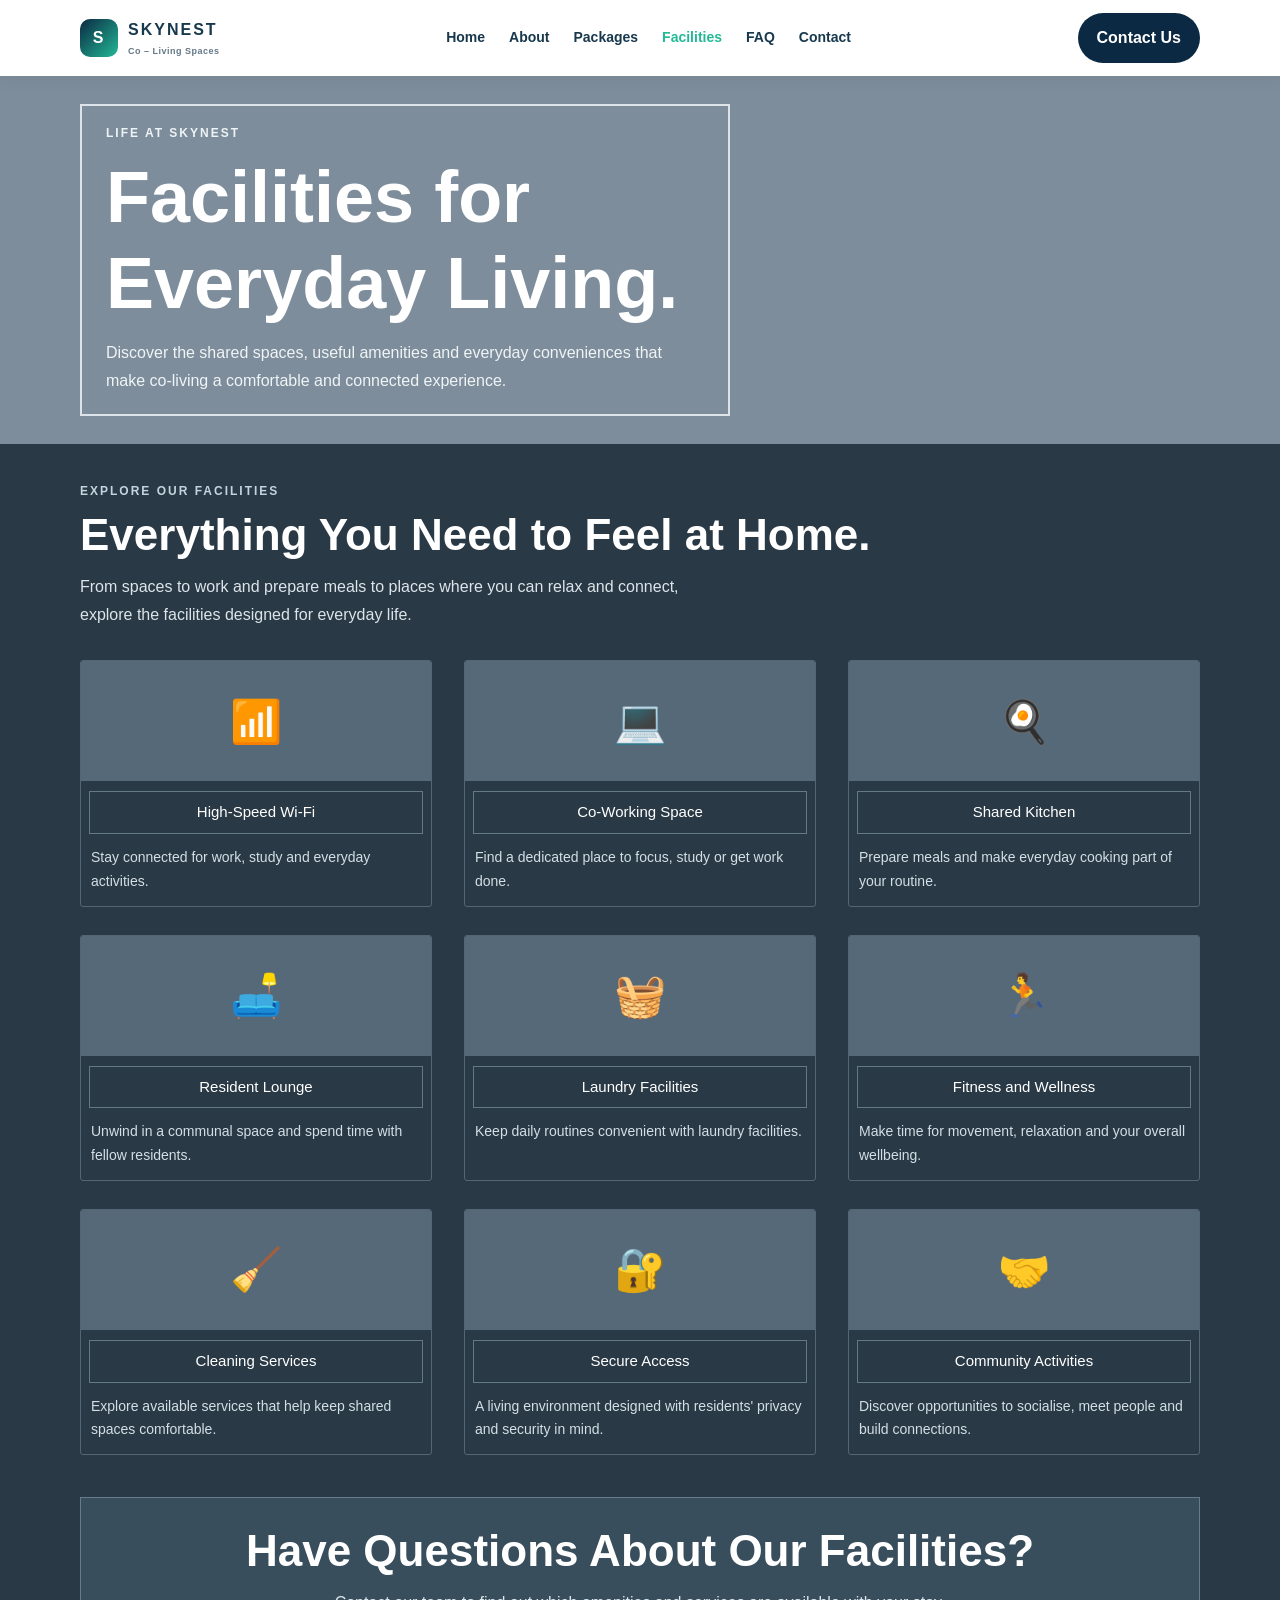
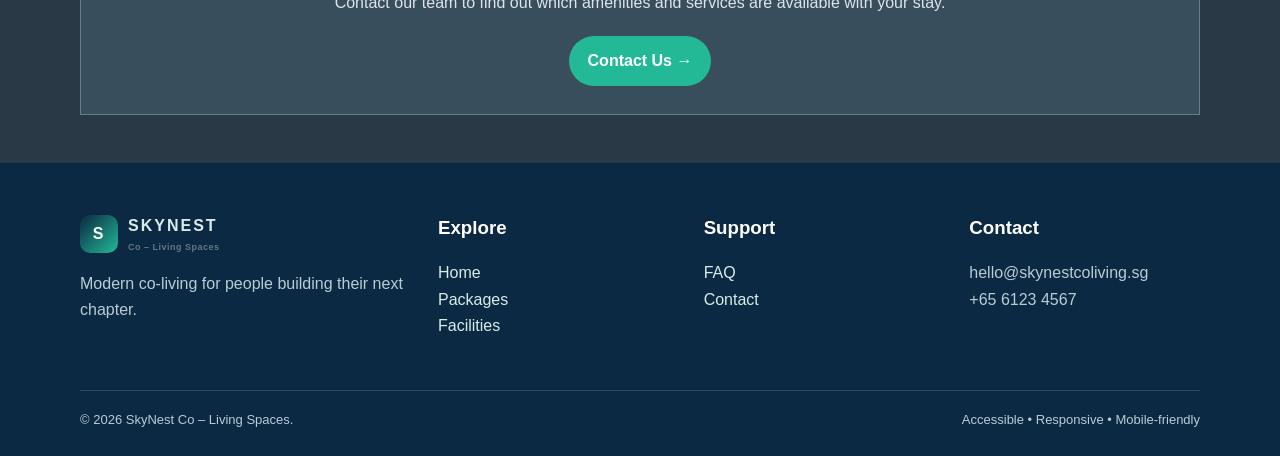
<file: facilities.html>
<!doctype html>
<html lang="en">

<head>
    <meta charset="utf-8">
    <meta name="viewport" content="width=device-width, initial-scale=1">
    <title>Facilities | SkyNest Co – Living Spaces</title>
    <link rel="stylesheet" href="style.css">

    <style>
        /* Facilities introduction banner */
        .facilities-hero {
            background: #7d8d9b;
            padding: 28px 0;
        }

        .facilities-hero-inner {
            display: grid;
            grid-template-columns: 58% 42%;
            align-items: center;
            min-height: 125px;
        }

        .facilities-hero-copy {
            padding: 18px 24px;
            border: 2px solid #dce4e9;
            color: #ffffff;
        }

            .facilities-hero-copy .eyebrow {
                color: #edf3f6;
                margin-bottom: 10px;
            }

            .facilities-hero-copy h1 {
                margin: 0 0 12px;
                line-height: 1.2;
            }

            .facilities-hero-copy p {
                margin: 0;
                line-height: 1.8;
                color: #f0f4f6;
            }

        .facilities-hero-space {
            min-height: 125px;
        }

        /* Main facilities section */
        .facilities-section {
            padding: 38px 0 48px;
            background: #293945;
            color: #ffffff;
        }

        .facilities-heading {
            margin-bottom: 30px;
        }

            .facilities-heading .eyebrow {
                color: #c5d5df;
            }

            .facilities-heading h2 {
                margin: 8px 0 12px;
                color: #ffffff;
            }

            .facilities-heading p {
                max-width: 650px;
                margin: 0;
                line-height: 1.8;
                color: #dce5ea;
            }

        /* Three-column facility grid */
        .facilities-grid {
            display: grid;
            grid-template-columns: repeat(3, minmax(0, 1fr));
            column-gap: 32px;
            row-gap: 28px;
        }

        .facility-card {
            display: flex;
            flex-direction: column;
            overflow: hidden;
            min-width: 0;
            padding: 0;
            background: #293945;
            border: 1px solid #526675;
            border-radius: 3px;
            transition: transform 0.2s ease, border-color 0.2s ease;
        }

            .facility-card:hover {
                transform: translateY(-3px);
                border-color: #a9bfce;
            }

        .facility-visual {
            display: flex;
            justify-content: center;
            align-items: center;
            min-height: 120px;
            background: #566979;
            color: #eef4f7;
            font-size: 42px;
        }

        .facility-content {
            padding: 10px 8px;
        }

            .facility-content h3 {
                margin: 0;
                padding: 8px 6px;
                border: 1px solid #637987;
                color: #ffffff;
                font-size: 15px;
                font-weight: 500;
                text-align: center;
            }

            .facility-content p {
                margin: 12px 2px 2px;
                color: #d3dfe6;
                font-size: 14px;
                line-height: 1.7;
            }

        /* Footer call to action */
        .facilities-cta {
            margin-top: 42px;
            padding: 28px 20px;
            border: 1px solid #667c8b;
            background: #394e5d;
            text-align: center;
        }

            .facilities-cta h2 {
                margin: 0 0 12px;
                color: #ffffff;
            }

            .facilities-cta p {
                max-width: 650px;
                margin: 0 auto 20px;
                line-height: 1.7;
                color: #dce5ea;
            }

        /* Tablet layout */
        @media (max-width: 850px) {
            .facilities-grid {
                column-gap: 20px;
                row-gap: 22px;
            }

            .facility-visual {
                min-height: 105px;
            }

            .facilities-hero-inner {
                grid-template-columns: 70% 30%;
            }
        }

        /* Mobile layout */
        @media (max-width: 600px) {
            .facilities-hero {
                padding: 20px 0;
            }

            .facilities-hero-inner {
                grid-template-columns: 1fr;
            }

            .facilities-hero-copy {
                padding: 18px;
            }

            .facilities-hero-space {
                display: none;
            }

            .facilities-section {
                padding: 30px 0;
            }

            .facilities-grid {
                grid-template-columns: repeat(2, minmax(0, 1fr));
                gap: 16px;
            }

            .facility-visual {
                min-height: 100px;
                font-size: 34px;
            }

            .facility-content {
                padding: 8px;
            }

                .facility-content h3 {
                    font-size: 13px;
                }

                .facility-content p {
                    font-size: 13px;
                }

            .facilities-cta {
                margin-top: 28px;
                padding: 24px 16px;
            }
        }

        @media (max-width: 380px) {
            .facilities-grid {
                grid-template-columns: 1fr;
            }

            .facility-visual {
                min-height: 125px;
            }

            .facility-content h3 {
                font-size: 15px;
            }
        }
    </style>
</head>

<body>

    <!-- Header and navigation -->
    <header class="header">
        <div class="container nav">

            <a class="brand" href="index.html">
                <span class="brand-mark">S</span>
                <span>SKYNEST<small>Co – Living Spaces</small></span>
            </a>

            <button class="menu"
                    aria-label="Open menu"
                    aria-expanded="false">
                ☰
            </button>

            <nav class="nav-links">
                <a href="index.html">Home</a>
                <a href="about.html">About</a>
                <a href="packages.html">Packages</a>
                <a class="active" href="facilities.html">Facilities</a>
                <a href="faq.html">FAQ</a>
                <a href="contact.html">Contact</a>
            </nav>

            <a class="btn btn-dark" href="contact.html">
                Contact Us
            </a>

        </div>
    </header>

    <main>

        <!-- Facilities introduction -->
        <section class="facilities-hero">
            <div class="container facilities-hero-inner">

                <div class="facilities-hero-copy">

                    <div class="eyebrow">Life at SkyNest</div>

                    <h1>Facilities for Everyday Living.</h1>

                    <p>
                        Discover the shared spaces, useful amenities and
                        everyday conveniences that make co-living a
                        comfortable and connected experience.
                    </p>

                </div>

                <div class="facilities-hero-space"
                     aria-hidden="true">
                </div>

            </div>
        </section>

        <!-- Facilities cards -->
        <section class="facilities-section">
            <div class="container">

                <div class="facilities-heading">

                    <div class="eyebrow">Explore Our Facilities</div>

                    <h2>Everything You Need to Feel at Home.</h2>

                    <p>
                        From spaces to work and prepare meals to places
                        where you can relax and connect, explore the
                        facilities designed for everyday life.
                    </p>

                </div>

                <div class="facilities-grid">

                    <!-- Facility 1 -->
                    <article class="facility-card">

                        <div class="facility-visual"
                             role="img"
                             aria-label="Wi-Fi">
                            📶
                        </div>

                        <div class="facility-content">
                            <h3>High-Speed Wi-Fi</h3>

                            <p>
                                Stay connected for work, study and
                                everyday activities.
                            </p>
                        </div>

                    </article>

                    <!-- Facility 2 -->
                    <article class="facility-card">

                        <div class="facility-visual"
                             role="img"
                             aria-label="Workspace">
                            💻
                        </div>

                        <div class="facility-content">
                            <h3>Co-Working Space</h3>

                            <p>
                                Find a dedicated place to focus,
                                study or get work done.
                            </p>
                        </div>

                    </article>

                    <!-- Facility 3 -->
                    <article class="facility-card">

                        <div class="facility-visual"
                             role="img"
                             aria-label="Kitchen">
                            🍳
                        </div>

                        <div class="facility-content">
                            <h3>Shared Kitchen</h3>

                            <p>
                                Prepare meals and make everyday cooking
                                part of your routine.
                            </p>
                        </div>

                    </article>

                    <!-- Facility 4 -->
                    <article class="facility-card">

                        <div class="facility-visual"
                             role="img"
                             aria-label="Lounge">
                            🛋️
                        </div>

                        <div class="facility-content">
                            <h3>Resident Lounge</h3>

                            <p>
                                Unwind in a communal space and spend
                                time with fellow residents.
                            </p>
                        </div>

                    </article>

                    <!-- Facility 5 -->
                    <article class="facility-card">

                        <div class="facility-visual"
                             role="img"
                             aria-label="Laundry">
                            🧺
                        </div>

                        <div class="facility-content">
                            <h3>Laundry Facilities</h3>

                            <p>
                                Keep daily routines convenient with
                                laundry facilities.
                            </p>
                        </div>

                    </article>

                    <!-- Facility 6 -->
                    <article class="facility-card">

                        <div class="facility-visual"
                             role="img"
                             aria-label="Fitness">
                            🏃
                        </div>

                        <div class="facility-content">
                            <h3>Fitness and Wellness</h3>

                            <p>
                                Make time for movement, relaxation
                                and your overall wellbeing.
                            </p>
                        </div>

                    </article>

                    <!-- Facility 7 -->
                    <article class="facility-card">

                        <div class="facility-visual"
                             role="img"
                             aria-label="Cleaning">
                            🧹
                        </div>

                        <div class="facility-content">
                            <h3>Cleaning Services</h3>

                            <p>
                                Explore available services that help
                                keep shared spaces comfortable.
                            </p>
                        </div>

                    </article>

                    <!-- Facility 8 -->
                    <article class="facility-card">

                        <div class="facility-visual"
                             role="img"
                             aria-label="Secure access">
                            🔐
                        </div>

                        <div class="facility-content">
                            <h3>Secure Access</h3>

                            <p>
                                A living environment designed with
                                residents' privacy and security in mind.
                            </p>
                        </div>

                    </article>

                    <!-- Facility 9 -->
                    <article class="facility-card">

                        <div class="facility-visual"
                             role="img"
                             aria-label="Community">
                            🤝
                        </div>

                        <div class="facility-content">
                            <h3>Community Activities</h3>

                            <p>
                                Discover opportunities to socialise,
                                meet people and build connections.
                            </p>
                        </div>

                    </article>

                </div>

                <!-- Contact call to action -->
                <div class="facilities-cta">

                    <h2>Have Questions About Our Facilities?</h2>

                    <p>
                        Contact our team to find out which amenities
                        and services are available with your stay.
                    </p>

                    <a class="btn btn-primary" href="contact.html">
                        Contact Us →
                    </a>

                </div>

            </div>
        </section>

    </main>

    <!-- Footer -->
    <footer class="footer">
        <div class="container">

            <div class="footer-grid">

                <div>
                    <a class="brand" href="index.html">
                        <span class="brand-mark">S</span>
                        <span>SKYNEST<small>Co – Living Spaces</small></span>
                    </a>

                    <p>
                        Modern co-living for people building
                        their next chapter.
                    </p>
                </div>

                <div>
                    <h3>Explore</h3>

                    <p>
                        <a href="index.html">Home</a><br>
                        <a href="packages.html">Packages</a><br>
                        <a href="facilities.html">Facilities</a>
                    </p>
                </div>

                <div>
                    <h3>Support</h3>

                    <p>
                        <a href="faq.html">FAQ</a><br>
                        <a href="contact.html">Contact</a>
                    </p>
                </div>

                <div>
                    <h3>Contact</h3>

                    <p>
                        hello@skynestcoliving.sg<br>
                        +65 6123 4567
                    </p>
                </div>

            </div>

            <div class="footer-bottom">

                <span>
                    © <span data-year></span> SkyNest Co – Living Spaces.
                </span>

                <span>
                    Accessible • Responsive • Mobile-friendly
                </span>

            </div>

        </div>
    </footer>

    <script src="script.js"></script>

</body>
</html>
</file>
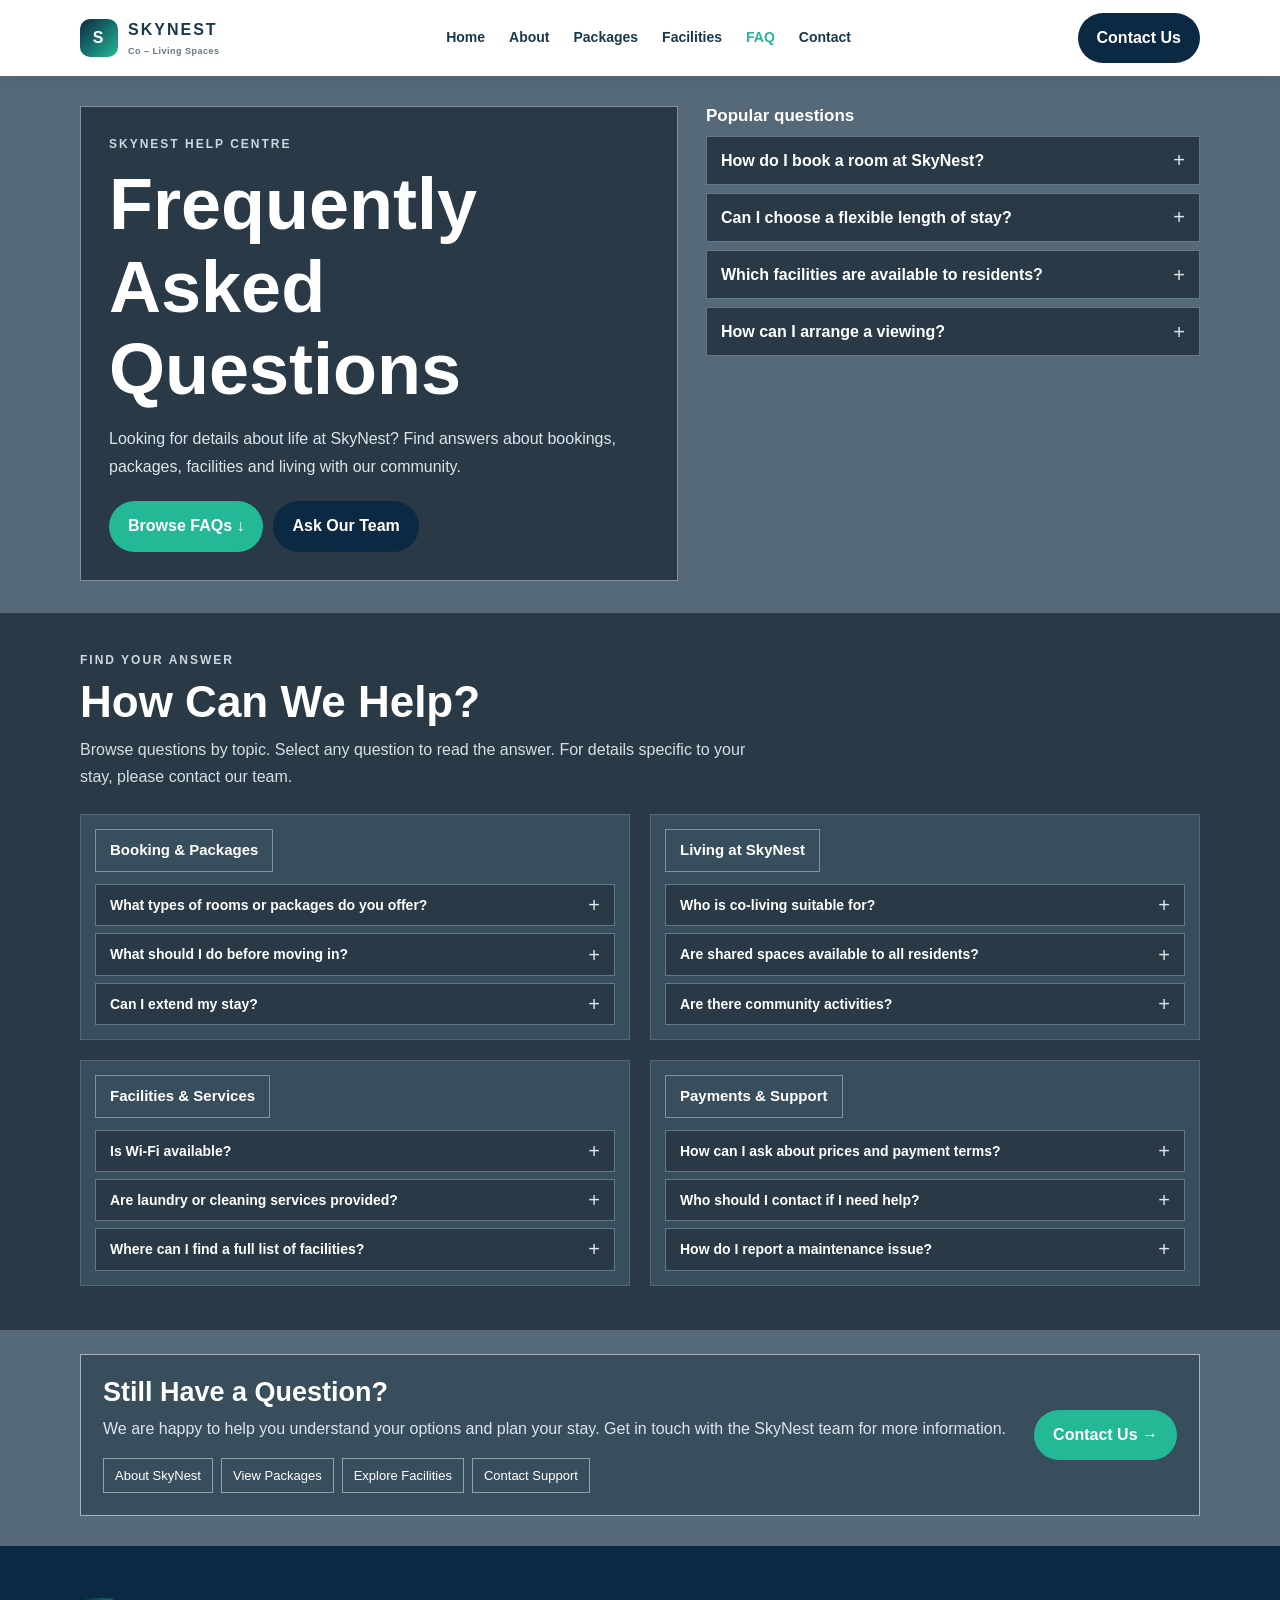
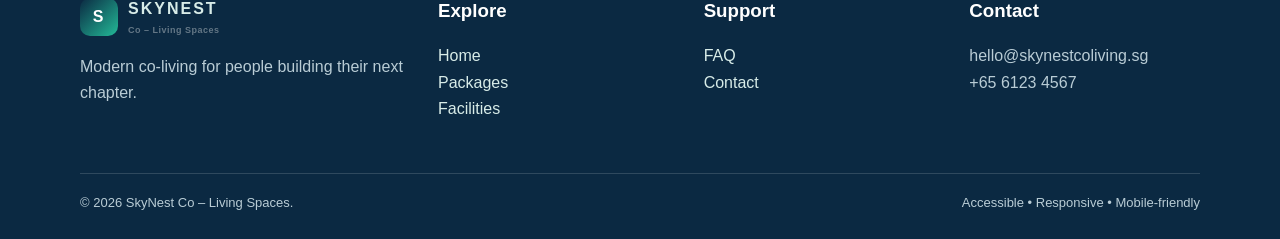
<file: faq.html>
<!doctype html>
<html lang="en">

<head>
    <meta charset="utf-8">
    <meta name="viewport" content="width=device-width, initial-scale=1">
    <title>FAQ | SkyNest Co – Living Spaces</title>
    <link rel="stylesheet" href="style.css">

    <style>
        /* FAQ page colours and layout */
        .faq-page {
            background: #293945;
            color: #ffffff;
        }

        .faq-hero {
            padding: 30px 0 32px;
            background: #566979;
        }

        .faq-hero-grid {
            display: grid;
            grid-template-columns: minmax(0, 1.15fr) minmax(0, .95fr);
            gap: 28px;
            align-items: stretch;
        }

        .faq-hero-copy {
            display: flex;
            flex-direction: column;
            justify-content: center;
            min-height: 230px;
            padding: 28px;
            border: 1px solid #8193a0;
            background: #293945;
        }

            .faq-hero-copy .eyebrow,
            .faq-heading .eyebrow {
                color: #cbd8e0;
            }

            .faq-hero-copy h1 {
                margin: 8px 0 14px;
                color: #ffffff;
                line-height: 1.15;
            }

            .faq-hero-copy p {
                max-width: 540px;
                margin: 0 0 20px;
                color: #dce5ea;
                line-height: 1.75;
            }

        .faq-hero-actions {
            display: flex;
            flex-wrap: wrap;
            gap: 10px;
        }

        .faq-featured {
            display: flex;
            flex-direction: column;
            gap: 8px;
            min-width: 0;
        }

        .faq-featured-heading {
            margin: 0 0 2px;
            color: #ffffff;
            font-size: 17px;
        }

        .faq-featured details,
        .faq-card details {
            border: 1px solid #627887;
            background: #293945;
        }

        .faq-featured summary,
        .faq-card summary {
            position: relative;
            padding: 12px 38px 12px 14px;
            color: #ffffff;
            cursor: pointer;
            font-weight: 600;
            line-height: 1.45;
            list-style: none;
        }

            /* Use the standard marker pseudo-element instead of a browser-specific selector. */
            .faq-featured summary::marker,
            .faq-card summary::marker {
                content: "";
            }

            .faq-featured summary::after,
            .faq-card summary::after {
                position: absolute;
                top: 50%;
                right: 14px;
                content: "+";
                color: #dce5ea;
                font-size: 20px;
                font-weight: 400;
                transform: translateY(-50%);
            }

        .faq-featured details[open] summary::after,
        .faq-card details[open] summary::after {
            content: "−";
        }

        .faq-featured details[open] summary,
        .faq-card details[open] summary {
            border-bottom: 1px solid #627887;
            background: #394e5d;
        }

        .faq-answer {
            margin: 0;
            padding: 12px 14px 15px;
            color: #d5e0e6;
            font-size: 14px;
            line-height: 1.7;
        }

        .faq-categories {
            padding: 38px 0 44px;
            background: #293945;
        }

        .faq-heading {
            margin-bottom: 24px;
        }

            .faq-heading h2 {
                margin: 7px 0 8px;
                color: #ffffff;
            }

            .faq-heading p {
                max-width: 690px;
                margin: 0;
                color: #d5e0e6;
                line-height: 1.7;
            }

        .faq-grid {
            display: grid;
            grid-template-columns: repeat(2, minmax(0, 1fr));
            gap: 20px;
        }

        .faq-card {
            min-width: 0;
            padding: 14px;
            border: 1px solid #526675;
            background: #394e5d;
        }

            .faq-card h3 {
                display: inline-block;
                margin: 0 0 12px;
                padding: 8px 14px;
                border: 1px solid #8193a0;
                color: #ffffff;
                font-size: 15px;
                font-weight: 600;
            }

            .faq-card .faq-list {
                display: grid;
                gap: 7px;
            }

            .faq-card summary {
                padding-top: 10px;
                padding-bottom: 10px;
                font-size: 14px;
            }

        .faq-contact {
            padding: 24px 0 30px;
            background: #566979;
        }

        .faq-contact-inner {
            display: grid;
            grid-template-columns: minmax(0, 1fr) auto;
            gap: 24px;
            align-items: center;
            padding: 22px;
            border: 1px solid #a4b3bd;
            background: #394e5d;
        }

        .faq-contact h2 {
            margin: 0 0 7px;
            color: #ffffff;
            font-size: clamp(20px, 2.5vw, 27px);
        }

        .faq-contact p {
            margin: 0;
            color: #dce5ea;
            line-height: 1.7;
        }

        .faq-quick-links {
            display: flex;
            flex-wrap: wrap;
            gap: 8px;
            margin-top: 16px;
        }

            .faq-quick-links a {
                display: inline-block;
                padding: 6px 11px;
                border: 1px solid #91a2ae;
                color: #ffffff;
                font-size: 13px;
                text-decoration: none;
            }

                .faq-quick-links a:hover,
                .faq-quick-links a:focus-visible {
                    background: #566979;
                    outline: 2px solid #ffffff;
                    outline-offset: 2px;
                }

        /* Responsive tablet layout */
        @media (max-width: 850px) {
            .faq-hero-grid {
                grid-template-columns: minmax(0, 1fr) minmax(0, .9fr);
                gap: 18px;
            }

            .faq-hero-copy {
                padding: 22px;
            }

            .faq-card {
                padding: 10px;
            }
        }

        /* Mobile layout */
        @media (max-width: 650px) {
            .faq-hero {
                padding: 22px 0;
            }

            .faq-hero-grid,
            .faq-grid,
            .faq-contact-inner {
                grid-template-columns: 1fr;
            }

            .faq-hero-copy {
                min-height: auto;
                padding: 22px 18px;
            }

            .faq-categories {
                padding: 30px 0;
            }

            .faq-grid {
                gap: 14px;
            }

            .faq-contact-inner {
                padding: 18px;
                gap: 16px;
            }
        }

        @media (prefers-reduced-motion: reduce) {
            *,
            *::before,
            *::after {
                scroll-behavior: auto !important;
                transition-duration: 0.01ms !important;
            }
        }
    </style>
</head>

<body>
    <!-- Header and navigation -->
    <header class="header">
        <div class="container nav">
            <a class="brand" href="index.html">
                <span class="brand-mark">S</span>
                <span>SKYNEST<small>Co – Living Spaces</small></span>
            </a>

            <button class="menu" aria-label="Open menu" aria-expanded="false">
                ☰
            </button>

            <nav class="nav-links" aria-label="Main navigation">
                <a href="index.html">Home</a>
                <a href="about.html">About</a>
                <a href="packages.html">Packages</a>
                <a href="facilities.html">Facilities</a>
                <a class="active" href="faq.html" aria-current="page">FAQ</a>
                <a href="contact.html">Contact</a>
            </nav>

            <a class="btn btn-dark" href="contact.html">Contact Us</a>
        </div>
    </header>

    <main class="faq-page">
        <!-- FAQ introduction and featured questions -->
        <section class="faq-hero" aria-labelledby="faq-title">
            <div class="container faq-hero-grid">
                <div class="faq-hero-copy">
                    <div class="eyebrow">SkyNest Help Centre</div>
                    <h1 id="faq-title">Frequently Asked Questions</h1>
                    <p>
                        Looking for details about life at SkyNest? Find answers about
                        bookings, packages, facilities and living with our community.
                    </p>
                    <div class="faq-hero-actions">
                        <a class="btn btn-primary" href="#faq-categories">Browse FAQs ↓</a>
                        <a class="btn btn-dark" href="contact.html">Ask Our Team</a>
                    </div>
                </div>

                <div class="faq-featured">
                    <h2 class="faq-featured-heading">Popular questions</h2>
                    <details>
                        <summary>How do I book a room at SkyNest?</summary>
                        <p class="faq-answer">
                            Explore our packages, choose the option that suits your stay,
                            and contact our team to check availability and discuss the next steps.
                        </p>
                    </details>
                    <details>
                        <summary>Can I choose a flexible length of stay?</summary>
                        <p class="faq-answer">
                            Stay options may vary by package and availability. Contact us with
                            your preferred move-in date and length of stay for current options.
                        </p>
                    </details>
                    <details>
                        <summary>Which facilities are available to residents?</summary>
                        <p class="faq-answer">
                            Facilities can include Wi-Fi, shared kitchens, work areas and communal
                            lounges. Check the details of your selected package for inclusions.
                        </p>
                    </details>
                    <details>
                        <summary>How can I arrange a viewing?</summary>
                        <p class="faq-answer">
                            Send our team a message through the Contact page and include your
                            preferred dates. We will help you understand the available options.
                        </p>
                    </details>
                </div>
            </div>
        </section>

        <!-- FAQ category panels -->
        <section class="faq-categories" id="faq-categories" aria-labelledby="faq-categories-title">
            <div class="container">
                <div class="faq-heading">
                    <div class="eyebrow">Find Your Answer</div>
                    <h2 id="faq-categories-title">How Can We Help?</h2>
                    <p>
                        Browse questions by topic. Select any question to read the answer.
                        For details specific to your stay, please contact our team.
                    </p>
                </div>

                <div class="faq-grid">
                    <!-- Booking and packages -->
                    <section class="faq-card" aria-labelledby="faq-booking-title">
                        <h3 id="faq-booking-title">Booking &amp; Packages</h3>
                        <div class="faq-list">
                            <details>
                                <summary>What types of rooms or packages do you offer?</summary>
                                <p class="faq-answer">
                                    Our packages are designed for different living needs. Visit the
                                    Packages page to compare the options currently listed and contact
                                    us to confirm room types and availability.
                                </p>
                            </details>
                            <details>
                                <summary>What should I do before moving in?</summary>
                                <p class="faq-answer">
                                    Confirm your booking details with our team and ask about required
                                    documents, payment arrangements, check-in timing and anything you
                                    should bring for your stay.
                                </p>
                            </details>
                            <details>
                                <summary>Can I extend my stay?</summary>
                                <p class="faq-answer">
                                    Extensions depend on availability and your booking terms. Contact
                                    the team as early as possible to discuss your preferred new departure date.
                                </p>
                            </details>
                        </div>
                    </section>

                    <!-- Living at SkyNest -->
                    <section class="faq-card" aria-labelledby="faq-living-title">
                        <h3 id="faq-living-title">Living at SkyNest</h3>
                        <div class="faq-list">
                            <details>
                                <summary>Who is co-living suitable for?</summary>
                                <p class="faq-answer">
                                    Co-living may suit young professionals, digital nomads, students
                                    and others who value convenience and shared community spaces.
                                </p>
                            </details>
                            <details>
                                <summary>Are shared spaces available to all residents?</summary>
                                <p class="faq-answer">
                                    Shared-space access depends on the property's arrangements and
                                    house guidelines. Our team can explain which spaces are included
                                    with your booking.
                                </p>
                            </details>
                            <details>
                                <summary>Are there community activities?</summary>
                                <p class="faq-answer">
                                    Community activities may be organised to help residents meet and
                                    connect. Ask our team about any activities planned during your stay.
                                </p>
                            </details>
                        </div>
                    </section>

                    <!-- Facilities and services -->
                    <section class="faq-card" aria-labelledby="faq-facilities-title">
                        <h3 id="faq-facilities-title">Facilities &amp; Services</h3>
                        <div class="faq-list">
                            <details>
                                <summary>Is Wi-Fi available?</summary>
                                <p class="faq-answer">
                                    Wi-Fi availability and terms depend on the accommodation and package.
                                    Please confirm the included connectivity details before booking.
                                </p>
                            </details>
                            <details>
                                <summary>Are laundry or cleaning services provided?</summary>
                                <p class="faq-answer">
                                    Service availability and any additional fees can vary. Contact us
                                    to confirm what is available at your chosen property and package.
                                </p>
                            </details>
                            <details>
                                <summary>Where can I find a full list of facilities?</summary>
                                <p class="faq-answer">
                                    Visit the Facilities page for an overview of the amenities and
                                    shared spaces, then contact the team to confirm current availability.
                                </p>
                            </details>
                        </div>
                    </section>

                    <!-- Payments and support -->
                    <section class="faq-card" aria-labelledby="faq-payment-title">
                        <h3 id="faq-payment-title">Payments &amp; Support</h3>
                        <div class="faq-list">
                            <details>
                                <summary>How can I ask about prices and payment terms?</summary>
                                <p class="faq-answer">
                                    Package prices and payment terms may depend on the selected option
                                    and length of stay. Contact us for the current details before confirming.
                                </p>
                            </details>
                            <details>
                                <summary>Who should I contact if I need help?</summary>
                                <p class="faq-answer">
                                    Use the Contact page to reach the SkyNest team. Include your booking
                                    reference, if you have one, and a brief description of your question.
                                </p>
                            </details>
                            <details>
                                <summary>How do I report a maintenance issue?</summary>
                                <p class="faq-answer">
                                    Contact the property or support team using the contact method provided
                                    with your booking, and describe the issue and its location.
                                </p>
                            </details>
                        </div>
                    </section>
                </div>
            </div>
        </section>

        <!-- Contact call to action -->
        <section class="faq-contact" aria-labelledby="faq-contact-title">
            <div class="container">
                <div class="faq-contact-inner">
                    <div>
                        <h2 id="faq-contact-title">Still Have a Question?</h2>
                        <p>
                            We are happy to help you understand your options and plan your stay.
                            Get in touch with the SkyNest team for more information.
                        </p>
                        <div class="faq-quick-links" aria-label="Helpful pages">
                            <a href="about.html">About SkyNest</a>
                            <a href="packages.html">View Packages</a>
                            <a href="facilities.html">Explore Facilities</a>
                            <a href="contact.html">Contact Support</a>
                        </div>
                    </div>
                    <a class="btn btn-primary" href="contact.html">Contact Us →</a>
                </div>
            </div>
        </section>
    </main>

    <!-- Footer -->
    <footer class="footer">
        <div class="container">
            <div class="footer-grid">
                <div>
                    <a class="brand" href="index.html">
                        <span class="brand-mark">S</span>
                        <span>SKYNEST<small>Co – Living Spaces</small></span>
                    </a>
                    <p>Modern co-living for people building their next chapter.</p>
                </div>
                <div>
                    <h3>Explore</h3>
                    <p>
                        <a href="index.html">Home</a><br>
                        <a href="packages.html">Packages</a><br>
                        <a href="facilities.html">Facilities</a>
                    </p>
                </div>
                <div>
                    <h3>Support</h3>
                    <p>
                        <a href="faq.html" aria-current="page">FAQ</a><br>
                        <a href="contact.html">Contact</a>
                    </p>
                </div>
                <div>
                    <h3>Contact</h3>
                    <p>hello@skynestcoliving.sg<br>+65 6123 4567</p>
                </div>
            </div>
            <div class="footer-bottom">
                <span>© <span data-year></span> SkyNest Co – Living Spaces.</span>
                <span>Accessible • Responsive • Mobile-friendly</span>
            </div>
        </div>
    </footer>

    <script src="script.js"></script>
</body>
</html>
</file>
<file: style.css>
:root {
    --navy: #0b2942;
    --navy2: #123b59;
    --teal: #23b997;
    --mint: #eaf7f3;
    --cream: #f7f5ef;
    --ink: #17384d;
    --muted: #647786;
    --white: #fff;
    --shadow: 0 14px 35px rgba(15, 45, 65, .10);
    --radius: 20px
}

* {
    box-sizing: border-box
}

html {
    scroll-behavior: smooth
}

body {
    margin: 0;
    font-family: Inter, Segoe UI, Arial, sans-serif;
    color: var(--ink);
    background: #fbfcfb;
    line-height: 1.65
}

img {
    max-width: 100%;
    display: block
}

a {
    color: inherit
}

.container {
    width: min(1120px, 92%);
    margin: auto
}

.skip {
    position: absolute;
    left: -9999px
}

.skip:focus {
    left: 15px;
    top: 15px;
    z-index: 99;
    background: #fff;
    padding: 10px 14px
}

.header {
    position: sticky;
    top: 0;
    z-index: 50;
    background: rgba(255, 255, 255, .96);
    backdrop-filter: blur(12px);
    box-shadow: 0 2px 18px rgba(0, 0, 0, .06)
}

.nav {
    height: 76px;
    display: flex;
    align-items: center;
    justify-content: space-between;
    gap: 20px
}

.brand {
    display: flex;
    align-items: center;
    gap: 10px;
    text-decoration: none;
    font-weight: 800;
    letter-spacing: 2px
}

.brand-mark {
    width: 38px;
    height: 38px;
    border-radius: 10px;
    background: linear-gradient(135deg, var(--navy), var(--teal));
    display: grid;
    place-items: center;
    color: white;
    font-weight: 900
}

.brand small {
    display: block;
    font-size: 9px;
    letter-spacing: .5px;
    color: var(--muted);
    font-weight: 600
}

.nav-links {
    display: flex;
    gap: 24px;
    align-items: center
}

.nav-links a {
    text-decoration: none;
    font-size: 14px;
    font-weight: 700
}

.nav-links a:hover,
.nav-links a.active {
    color: var(--teal)
}

.btn {
    display: inline-flex;
    align-items: center;
    justify-content: center;
    gap: 8px;
    border: 0;
    border-radius: 999px;
    padding: 12px 19px;
    font-weight: 800;
    text-decoration: none;
    cursor: pointer;
    transition: .2s
}

.btn-primary {
    background: var(--teal);
    color: white
}

.btn-dark {
    background: var(--navy);
    color: white
}

.btn-outline {
    border: 1px solid #cfe0dc;
    background: white
}

.btn:hover {
    transform: translateY(-2px);
    box-shadow: 0 8px 20px rgba(10, 45, 65, .12)
}

.menu {
    display: none;
    background: none;
    border: 0;
    font-size: 28px
}

.hero {
    min-height: 620px;
    display: grid;
    align-items: center;
    background: linear-gradient(90deg, rgba(6, 32, 50, .9), rgba(6, 32, 50, .48)), url('../images/hero-city.svg') center/cover
}

.hero-content {
    max-width: 650px;
    color: white;
    padding: 80px 0
}

.eyebrow {
    text-transform: uppercase;
    letter-spacing: 2px;
    font-size: 12px;
    font-weight: 900;
    color: var(--teal)
}

h1 {
    font-size: clamp(42px, 6vw, 72px);
    line-height: 1.04;
    margin: 10px 0 20px
}

h2 {
    font-size: clamp(30px, 4vw, 44px);
    line-height: 1.15;
    margin: 0 0 15px
}

h3 {
    margin: 0 0 8px
}

.hero p {
    font-size: 18px;
    color: #edf8f6;
    max-width: 600px
}

.hero-actions {
    display: flex;
    gap: 12px;
    flex-wrap: wrap;
    margin-top: 28px
}

.section {
    padding: 80px 0
}

.section-alt {
    background: var(--mint)
}

.section-head {
    display: flex;
    justify-content: space-between;
    gap: 30px;
    align-items: end;
    margin-bottom: 32px
}

.section-head p {
    max-width: 620px;
    color: var(--muted)
}

.grid {
    display: grid;
    gap: 22px
}

.grid-4 {
    grid-template-columns: repeat(4, 1fr)
}

.grid-3 {
    grid-template-columns: repeat(3, 1fr)
}

.grid-2 {
    grid-template-columns: repeat(2, 1fr)
}

.card {
    background: white;
    border: 1px solid #e2ece9;
    border-radius: var(--radius);
    box-shadow: var(--shadow);
    overflow: hidden
}

.card-body {
    padding: 24px
}

.feature-icon {
    width: 48px;
    height: 48px;
    border-radius: 14px;
    background: var(--mint);
    display: grid;
    place-items: center;
    font-size: 22px;
    margin-bottom: 15px
}

.photo-card img {
    width: 100%;
    height: 190px;
    object-fit: cover
}

.price {
    font-size: 25px;
    font-weight: 900;
    color: var(--navy);
    margin: 14px 0
}

.price span {
    font-size: 13px;
    color: var(--muted);
    font-weight: 600
}

.list {
    padding: 0;
    margin: 18px 0;
    list-style: none
}

.list li {
    margin: 9px 0
}

.list li:before {
    content: '✓';
    color: var(--teal);
    font-weight: 900;
    margin-right: 9px
}

.banner {
    border-radius: 26px;
    overflow: hidden;
    position: relative;
    background: var(--navy)
}

.banner img {
    width: 100%;
    height: 300px;
    object-fit: cover;
    opacity: .8
}

.banner-content {
    position: absolute;
    inset: 0;
    display: flex;
    flex-direction: column;
    justify-content: center;
    padding: 40px;
    color: white;
    background: linear-gradient(90deg, rgba(7, 39, 61, .9), rgba(7, 39, 61, .15))
}

.page-hero {
    padding: 90px 0;
    color: white;
    background: linear-gradient(90deg, rgba(6, 32, 50, .9), rgba(6, 32, 50, .5)), url('../images/hero-city.svg') center/cover
}

.page-hero h1 {
    font-size: 52px;
    margin: 0 0 10px
}

.stats {
    display: grid;
    grid-template-columns: repeat(4, 1fr);
    gap: 1px;
    background: #d7e5e1;
    border-radius: 20px;
    overflow: hidden
}

.stat {
    background: white;
    padding: 25px;
    text-align: center
}

.stat strong {
    display: block;
    font-size: 32px;
    color: var(--teal)
}

.split {
    display: grid;
    grid-template-columns: 1fr 1fr;
    gap: 50px;
    align-items: center
}

.split img {
    border-radius: 24px;
    box-shadow: var(--shadow)
}

.values {
    display: grid;
    grid-template-columns: repeat(4, 1fr);
    gap: 15px
}

.value {
    padding: 25px;
    border-radius: 18px;
    background: #fff;
    border: 1px solid #e2ece9
}

.faq {
    max-width: 820px;
    margin: auto
}

.faq-item {
    border-bottom: 1px solid #dbe7e4
}

.faq button {
    width: 100%;
    display: flex;
    justify-content: space-between;
    text-align: left;
    padding: 20px 4px;
    background: none;
    border: 0;
    font-weight: 800;
    color: var(--ink);
    cursor: pointer;
    font-size: 16px
}

.faq .answer {
    display: none;
    padding: 0 4px 20px;
    color: var(--muted)
}

.faq-item.open .answer {
    display: block
}

.faq-item.open .plus {
    transform: rotate(45deg)
}

.plus {
    font-size: 24px;
    transition: .2s
}

.contact-grid {
    display: grid;
    grid-template-columns: .85fr 1.15fr;
    gap: 28px
}

.contact-box {
    background: white;
    padding: 28px;
    border-radius: 22px;
    border: 1px solid #e0ebe8;
    box-shadow: var(--shadow)
}

.contact-item {
    display: flex;
    gap: 15px;
    margin: 22px 0
}

.contact-icon {
    min-width: 44px;
    height: 44px;
    border-radius: 12px;
    background: var(--mint);
    display: grid;
    place-items: center
}

.form-grid {
    display: grid;
    grid-template-columns: 1fr 1fr;
    gap: 16px
}

.field {
    display: flex;
    flex-direction: column;
    gap: 7px
}

.field.full {
    grid-column: 1/-1
}

.field label {
    font-size: 13px;
    font-weight: 800
}

.field input,
.field select,
.field textarea {
    font: inherit;
    padding: 12px 14px;
    border: 1px solid #cfdedb;
    border-radius: 12px;
    outline: none;
    background: #fff
}

.field input:focus,
.field select:focus,
.field textarea:focus {
    border-color: var(--teal);
    box-shadow: 0 0 0 3px rgba(35, 185, 151, .12)
}

.notice {
    display: none;
    margin-top: 14px;
    padding: 12px 14px;
    border-radius: 12px;
    background: #e9f8f3;
    color: #116c58;
    font-weight: 700
}

.footer {
    background: var(--navy);
    color: white;
    padding: 50px 0 25px
}

.footer-grid {
    display: grid;
    grid-template-columns: 1.4fr 1fr 1fr 1fr;
    gap: 35px
}

.footer a {
    color: #d8ece8;
    text-decoration: none
}

.footer p {
    color: #b9ccd5
}

.footer-bottom {
    border-top: 1px solid rgba(255, 255, 255, .15);
    margin-top: 35px;
    padding-top: 18px;
    display: flex;
    justify-content: space-between;
    gap: 20px;
    color: #b9ccd5;
    font-size: 13px
}

.showcase {
    display: grid;
    grid-template-columns: 1.1fr .9fr;
    gap: 22px;
    align-items: stretch
}

.showcase img {
    width: 100%;
    height: 100%;
    min-height: 350px;
    object-fit: cover;
    border-radius: 24px;
    box-shadow: var(--shadow)
}

.mini-stack {
    display: grid;
    gap: 22px
}

.mini {
    display: grid;
    grid-template-columns: 110px 1fr;
    gap: 18px;
    align-items: center;
    background: white;
    border: 1px solid #e2ece9;
    border-radius: 18px;
    padding: 12px
}

.mini img {
    height: 105px;
    border-radius: 13px;
    object-fit: cover
}

.muted {
    color: var(--muted)
}

@media(max-width:900px) {
    .nav-links {
        display: none;
        position: absolute;
        top: 76px;
        left: 0;
        right: 0;
        background: white;
        padding: 20px;
        flex-direction: column;
        box-shadow: 0 15px 30px rgba(0, 0, 0, .1)
    }

    .nav-links.open {
        display: flex
    }

    .menu {
        display: block
    }

    .nav>.btn {
        display: none
    }

    .grid-4,
    .values,
    .stats {
        grid-template-columns: repeat(2, 1fr)
    }

    .grid-3 {
        grid-template-columns: repeat(2, 1fr)
    }

    .split,
    .showcase,
    .contact-grid {
        grid-template-columns: 1fr
    }

    .footer-grid {
        grid-template-columns: 1fr 1fr
    }

    .hero {
        min-height: 560px
    }
}

@media(max-width:620px) {
    .section {
        padding: 58px 0
    }

    .grid-4,
    .grid-3,
    .grid-2,
    .values,
    .stats,
    .footer-grid,
    .form-grid {
        grid-template-columns: 1fr
    }

    .page-hero {
        padding: 65px 0
    }

    .page-hero h1 {
        font-size: 40px
    }

    .section-head {
        display: block
    }

    .footer-bottom {
        display: block
    }

    .footer-bottom span {
        display: block;
        margin-top: 8px
    }

    .hero-content {
        padding: 60px 0
    }

    .hero p {
        font-size: 16px
    }

    .banner img {
        height: 330px
    }
}

@media(prefers-reduced-motion:reduce) {
    * {
        scroll-behavior: auto !important;
        transition: none !important
    }
}
</file>
